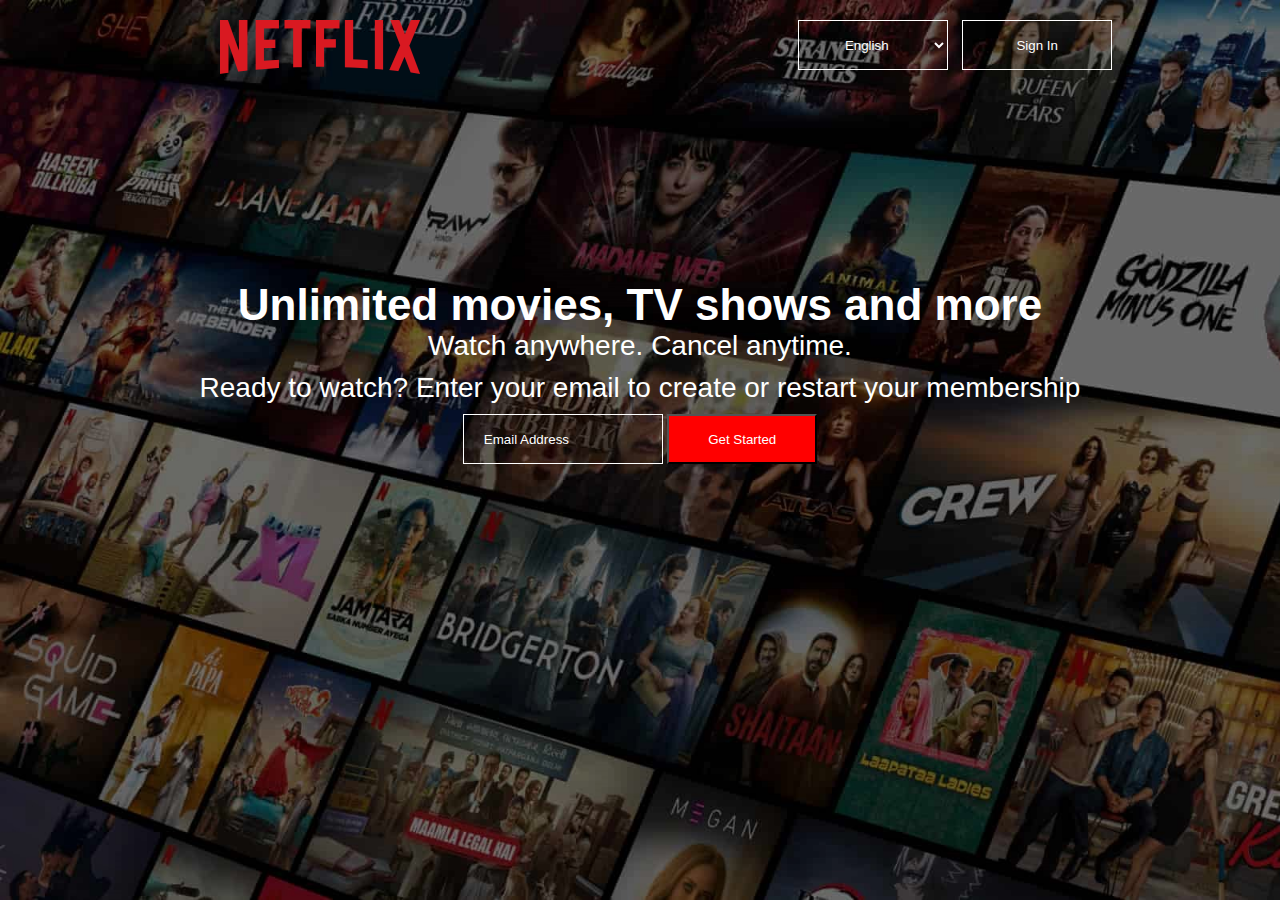
<file: netflix.html>
<!DOCTYPE html>
<html lang="en">

<head>
    <meta charset="UTF-8">
    <meta name="viewport" content="width=device-width, initial-scale=1.0">
    <title>NetFlix</title>
    <link rel="stylesheet" href="class.css">
</head>

<body>
    </header>
    <section class="mainbg">
        <header class="clearfix">
            <div class="logo">
                <img src="imges/logo.png" alt="">
            </div>
            <nav>
                <select name="" id="">
                    <option value="">English</option>
                    <option value="">Hindi</option>
                </select>
                <button>Sign In</button>
            </nav>
        </header>
            <div class="maincontent">
                <h1>Unlimited movies, TV shows and more</h1>
                <p> Watch anywhere. Cancel anytime.</p>
                <p>Ready to watch? Enter your email to create or restart your membership</p>
                <input type="email" placeholder="Email Address">
                <button>Get Started</button>
            </div>

    </section>
</body>

</html>
</file>
<file: class.css>
*{
    box-sizing: border-box;
    font-family: 'Segoe UI', Tahoma, Geneva, Verdana, sans-serif;
}
body{
    margin: 0%;
}
.clearfix{
    clear: both;
    display: table;
}
.mainbg{
    width: 100%;
    height: 100vh;
    background-image: url(imges/bg_02.jpg);
    background-size: cover;
}
header{
    width: 100%;
    height: 20%;
    background-color: transparent;
    
}

.logo, nav{
    width: 50%;
    height: 100%;
    text-align: center;
    float: left;
    padding: 20px;
}

nav button, nav select{
    width: 150px;
    height: 50px;
    text-align: center;
    color: white;
    background-color: transparent;
    border: 1px solid white;
    margin-right: 10px;
    padding: 10px;
}

nav select option{
    color: black;
}

.logo img{
    width: 200px;
    
}

.maincontent{
    width: 100%;
    height: 80%;
    background-color: transparent;
    padding: 100px 50px;
    text-align: center;
    color: white;
}

.maincontent h1{
    font-size: 44px;
    margin: 0px;
    font-weight: 900;
}

.maincontent p{
    font-size: 28px;
    margin: 0px;
    font-weight: 900px;
    margin-bottom: 10px;
    
}
.maincontent input{
    width: 200px;
    padding: 10px 20px;
    height: 50px;
    background-color: transparent;
    color: white;
    border: 1px solid white;
}
.maincontent button{
    width: 150px;
    height: 50px;
    background-color: red;
    color: white;

}
.maincontent input::placeholder{
    color: white;
}
</file>
